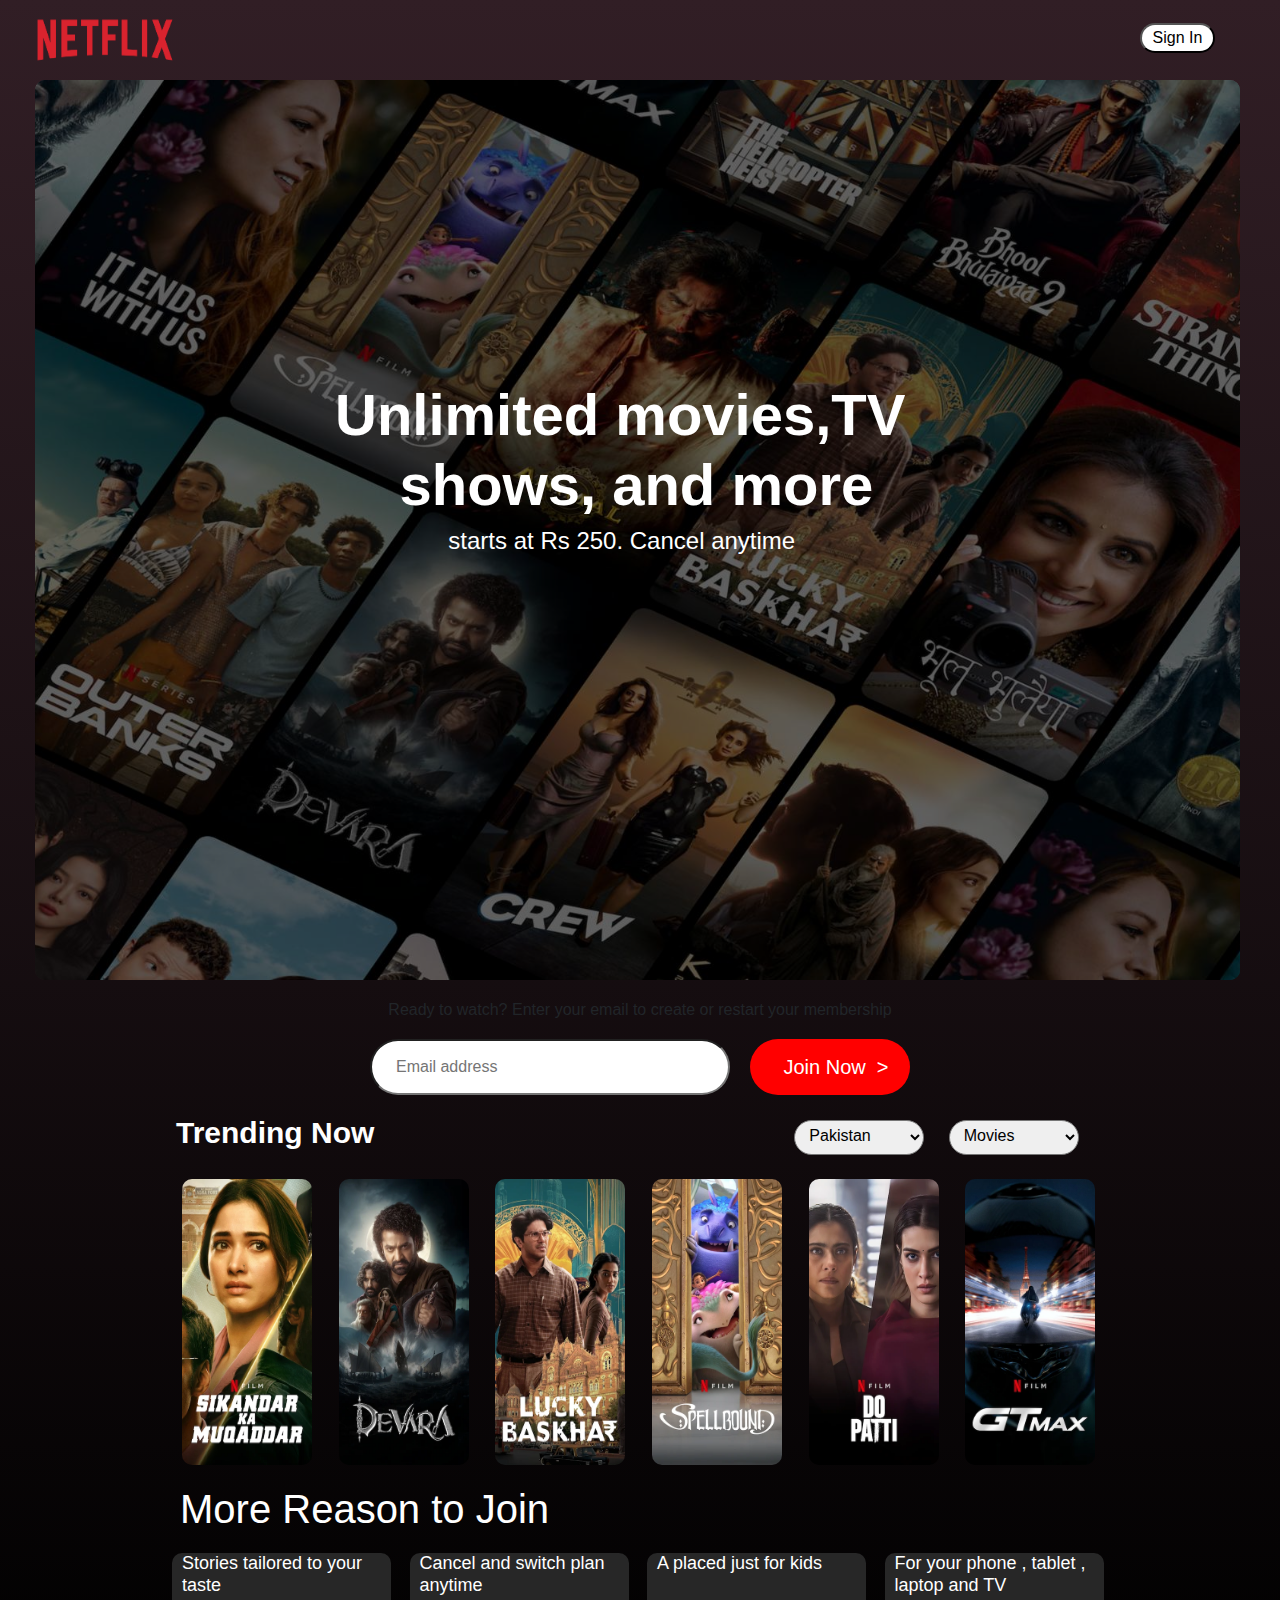
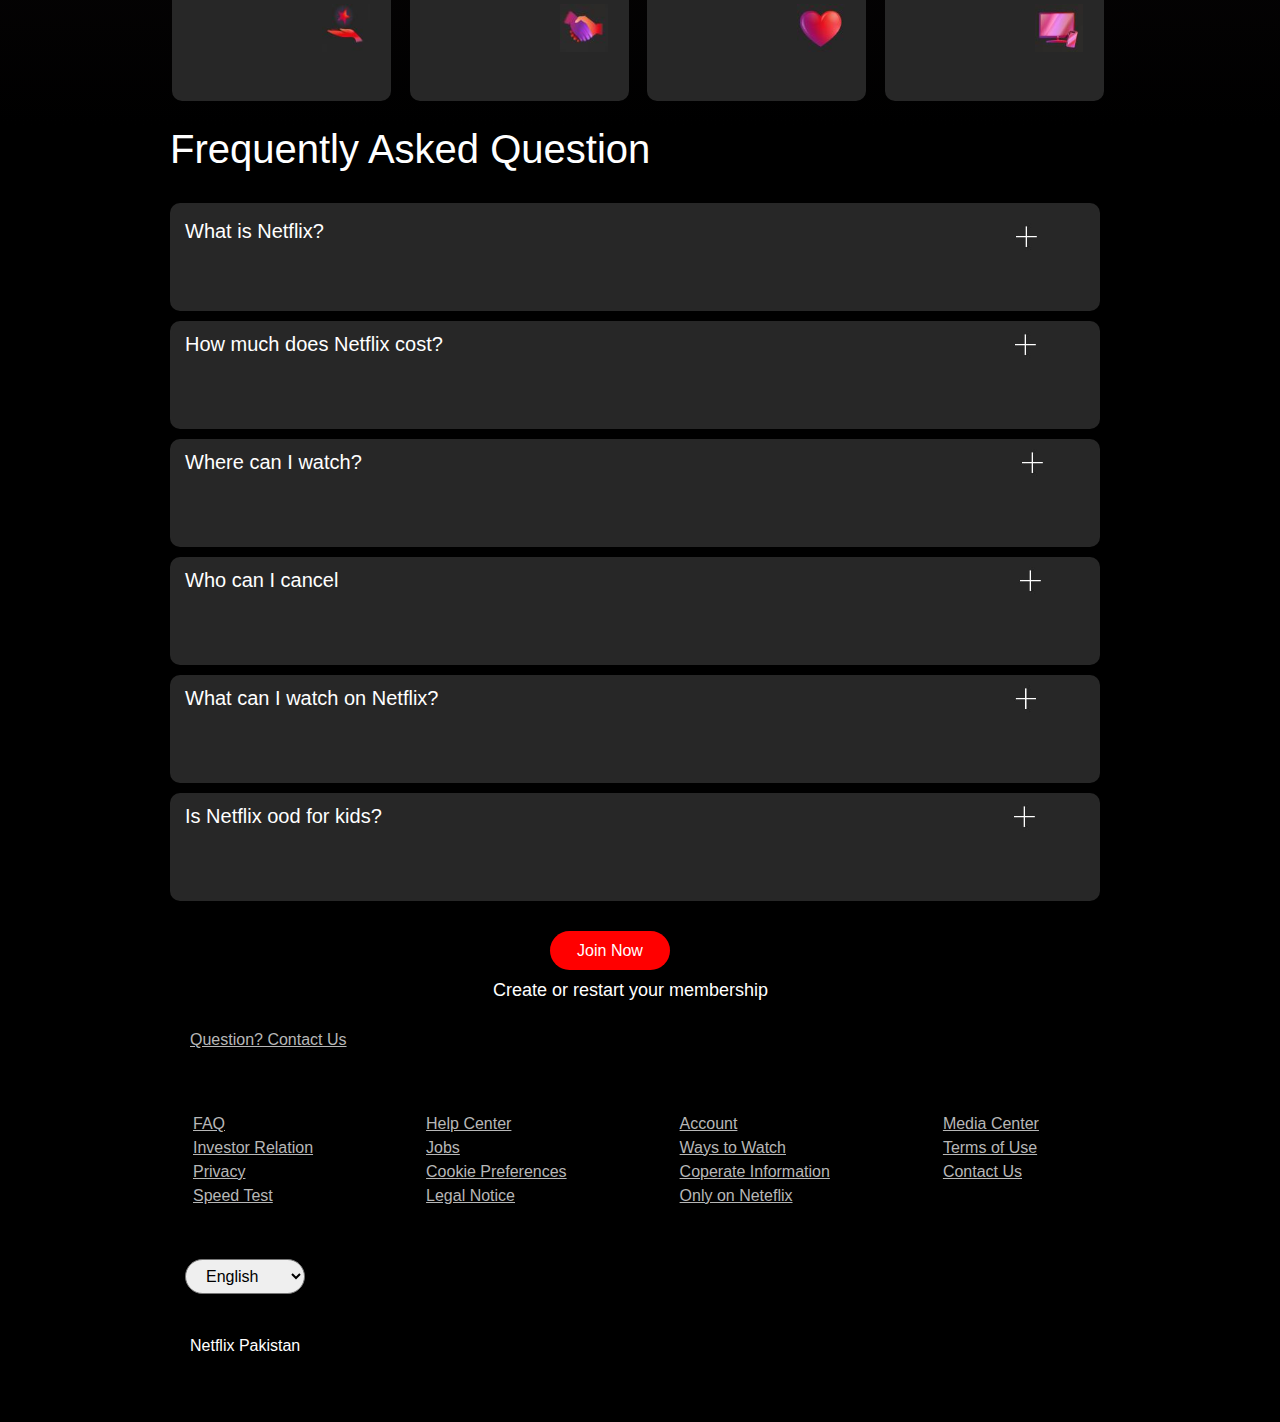
<file: netflix.html>
<!DOCTYPE html>
<html lang="en">
<head>
    <meta charset="UTF-8">
    <meta name="viewport" content="width=device-width, initial-scale=1.0">
    <title>Document</title>
    <link href="https://cdn.jsdelivr.net/npm/bootstrap@5.3.3/dist/css/bootstrap.min.css" rel="stylesheet" integrity="sha384-QWTKZyjpPEjISv5WaRU9OFeRpok6YctnYmDr5pNlyT2bRjXh0JMhjY6hW+ALEwIH" crossorigin="anonymous">
    <link rel="stylesheet" href="netflix.css">
</head>
<body>
    <div class="main">
    <!-- line1 -->
<div class="line1">
    <div class="line1a">
        <img src="./images/logo.png" alt="" width="170px" height="80px">
    </div>
    <div class="line1b">
        <button>Sign In</button>
    </div>
</div>

<!-- line 2 -->
<div class="line2">
    <h1 class="line2txta">Unlimited movies,TV <br> &nbsp; &nbsp;&nbsp;shows, and more</h1>
    <h3 class="line2txtb">&nbsp;&nbsp;&nbsp;&nbsp;&nbsp;&nbsp;&nbsp;&nbsp;&nbsp;&nbsp;&nbsp;&nbsp;&nbsp;&nbsp;&nbsp;&nbsp;&nbsp;starts at Rs 250. Cancel anytime</h3>
</div>

<!-- line 3  -->
 <div class="line3">
    <h3>Ready to watch? Enter your email to create or restart your membership</h3>
 </div>
 <!-- line 4 -->
  <div class="line4">
    
    <form action="">
        <input type="email" placeholder="Email address">
    </form>
    <button>Join Now &nbsp;></button>
  </div>

  <!-- line 5 -->
   <div class="line5">
    <h2 class="l5c">Trending Now </h2>
    <div>
    <select name="" id="" class="select"> 
        <option value="Pakistan"> Pakistan</option>
        <option value="Global">Global</option>
    </select>
    <select name="" id="" class="select2">
        <option value="Movies">Movies</option>
        <option value="TV shows">TV shows</option>
    </select>
    </div>
   </div>

   <!-- line 6 -->
    <section class="line6 row ">
        <div class="imageline6 col-2">
            <img src="./images/1.webp" alt="" width="130" height="286">
        </div>
        <div class="imageline6 col-2">
            <img src="./images/2.webp" alt="" width="130" height="286">

        </div>
        <div class="imageline6 col-2">
            <img src="./images/3.webp" alt="" width="130" height="286">

        </div>
        <div class="imageline6 col-2">
            <img src="./images/4.webp" alt="" width="130" height="286">
            
        </div>
        <div class="imageline6 col-2">
            <img src="./images/5.webp" alt="" width="130" height="286">

        </div>

        <div class="imageline6 col-2">
            <img src="./images/7.webp" alt="" width="130" height="286">

        </div>
    </section>
    <!-- line 7 -->
    <h1 class="line7">More Reason to Join</h1>
    <!-- line 8 -->
     <section class="row mx-0  line8main">
        <div class="col-3">
     <div class="line8">
        <h3>Stories tailored to your taste</h3>
        <img src="./images/hand.JPG" alt="" width="48" height="48">
     </div>
        </div>

        <div class="col-3">
     <div class="line8">
        <h3>Cancel and switch plan anytime</h3>
        <img src="./images/shake.JPG" alt="" width="48" height="48">
     </div>
    </div>

    <div class="col-3">
     <div class="line8">
        <h3>A placed just for kids &nbsp;&nbsp;&nbsp;&nbsp;&nbsp;&nbsp;&nbsp;&nbsp;&nbsp;&nbsp;&nbsp;&nbsp;&nbsp;&nbsp;&nbsp;&nbsp;&nbsp;&nbsp;&nbsp;&nbsp;&nbsp;&nbsp;&nbsp;&nbsp;&nbsp;&nbsp;&nbsp;&nbsp;&nbsp;&nbsp;&nbsp;&nbsp;&nbsp;&nbsp;&nbsp;&nbsp;&nbsp;&nbsp;&nbsp;&nbsp;&nbsp;&nbsp;&nbsp;&nbsp;&nbsp;&nbsp;&nbsp;&nbsp;&nbsp;&nbsp;&nbsp;&nbsp;&nbsp;&nbsp;&nbsp;&nbsp;&nbsp;</h3>
        <img src="./images/heart.JPG" alt="" width="48" height="48">
     </div>
    </div>

    <div class="col-3">
     <div class="line8">
        <h3>For your phone , tablet , laptop and TV</h3>
        <img src="./images/tv.JPG" alt="" width="48" height="48">
     </div>
    </div>
    </section>
    <br>
</div>
<!-- new bg color -->
 <div class="mainlast">

    <!-- line 9 -->
     <h1 class="line9">Frequently Asked Question</h1>

<!-- line 10 -->
 <div class="line10">
    <h1 class="l10txt">What is Netflix? <img src="./images/plus.JPG" alt="" class="line10image"></h1>
 </div>
 <div class="line10">
    <h1 class="l10txt">How much does Netflix cost? <img src="./images/plus.JPG" alt="" class="line10image2"></h1>
 </div>
 <div class="line10">
    <h1 class="l10txt">Where can I watch? <img src="./images/plus.JPG" alt="" class="line10image3"></h1>
 </div>
 <div class="line10">
    <h1 class="l10txt">Who can I cancel<img src="./images/plus.JPG" alt="" class="line10image4"></h1>
 </div>
 <div class="line10">
    <h1 class="l10txt">What can I watch on Netflix? <img src="./images/plus.JPG" alt="" class="line10image5"></h1>
 </div>
 <div class="line10">
    <h1 class="l10txt">Is Netflix ood for kids? <img src="./images/plus.JPG" alt="" class="line10image6"></h1>
 </div>

<!-- line 11 -->
<button class="btn11">Join Now</button>
<!-- line 12 -->
 <h3 class="line12">Create or restart your membership</h3>


<!-- line 13 -->
 <div class="line13main">
 <a href="" class="line13">Question? Contact Us</a>
</div>
 <!-- line 14 -->
  <footer class="footer">
  <div class="list1">
    <ul>
        <li>FAQ</li>
        <li>Investor Relation</li>
        <li>Privacy </li>
        <li>Speed Test</li>
    </ul>
  </div>
  
  <div class="list2">
    <ul>
        <li>Help Center</li>
        <li>Jobs</li>
        <li>Cookie Preferences</li>
        <li>Legal Notice</li>
    </ul>
  </div>
  <div class="list3">
    <ul>
        <li>Account</li>
        <li>Ways to Watch</li>
        <li>Coperate Information</li>
        <li>Only on Neteflix</li>
    </ul>
  </div>
  <div class="list4">
    <ul>
        <li>Media Center</li>
        <li>Terms of Use</li>
        <li>Contact Us</li>
    </ul>
  </div>
</footer>

<!-- 2ndlast -->
<div class="secondlast">
    <select name="" id="">
        <option value="English">English</option>
    </select>
</div>

<!-- last -->
 <p class="last">Netflix Pakistan</p>
<br>
<br>
</div>
</body>

<script src="https://cdn.jsdelivr.net/npm/@popperjs/core@2.11.8/dist/umd/popper.min.js" integrity="sha384-I7E8VVD/ismYTF4hNIPjVp/Zjvgyol6VFvRkX/vR+Vc4jQkC+hVqc2pM8ODewa9r" crossorigin="anonymous"></script>
<script src="https://cdn.jsdelivr.net/npm/bootstrap@5.3.3/dist/js/bootstrap.min.js" integrity="sha384-0pUGZvbkm6XF6gxjEnlmuGrJXVbNuzT9qBBavbLwCsOGabYfZo0T0to5eqruptLy" crossorigin="anonymous"></script>
</html>
</file>
<file: netflix.css>
*{
    padding: 0;
    margin: 0;
    box-sizing: border-box;
    font-family: 'Segoe UI', Tahoma, Geneva, Verdana, sans-serif;
    /* background-color: black; */
}
.main{
    background-image: linear-gradient(to bottom,rgb(49,30,37),black);
}
div.line1b button{
    width: 75px;
    height: 30px;
    background-color: white;
    color: black;
    margin-left: 950px;
    margin-top: 23px;
    border-radius: 20px;
}
div.line1a{
    margin-left: 20px;
}
div.line1{
    display: flex;
    /* justify-content: first baseline;/ */
}
/* line2  */
div.line2 {
    position: relative;
    background-image: url(./images/firstbackground.jpg);
    background-position: center center;
    background-repeat: no-repeat;
    background-size: cover;
    height: 100vh;
    margin-left: 35px;
    margin-right: 40px;
    border-radius: 10px;
    padding-left: 300px;
    padding-top: 300px;
    z-index: 0;
    color: white;
    border:white;
    /* box-shadow: inset; */
}

div.line2::before {
    content: '';
    position: absolute;
    top: 0;
    left: 0;
    width: 100%;
    height: 100%;
    background: rgba(0, 0, 0, 0.5); /* Black overlay with 50% opacity */
    border-radius: 10px;
    z-index: -1; /* Place the overlay behind the text */
}

h1.line2txta, h3.line2txtb {
    position: relative;
    z-index: 1;
     /* Ensure the text is above the overlay */
}
h1.line2txta{
    font-size: 58px;
    font-weight: 800;
}
h3.line2txtb{
    font-size: 24px;
    font-weight: 400;
}
/* line 3 */
div.line3 h3{
    margin-top: 20px;
    font-size: 16px;
    font-weight: 400;
    font-style: normal;
    text-align: center;
}
/* line 4 */
div.line4{
    margin-top: 20px;
    display: flex;
    justify-content: center;
    gap: 20px;
}
div.line4 input{
    width: 360px;
    height: 56px;
    padding-left: 24px;
    border-radius: 30px;
}

div.line4 button{
    width: 160px;
    height: 56px;
    padding-left: 12px;
    color: white;
    background-color: red;
    border: none;
    border-radius: 30px;
    font-size: 20px;
}
/* line 5 */
.l5c{
    color: white;
}
div.line5{
    margin-top: 20px;
    display: flex;
    align-items: center;
}

.select{
    margin-left: 420px;
    border-radius: 30px;
    width: 130px;
    height: 35px;
    padding-left: 10px;
    padding-bottom: 4px;

}
.select2{
    
    border-radius: 30px;
    width: 130px;
    height: 35px;
    padding-left: 10px;
    padding-bottom: 4px;
    margin-left: 20px;
}
div.line5 h2{
    font-size: 30px;
    font-weight: 700;
    padding-left: 176px;

}
/* line 6 */
div.imageline6 img{
    border-radius: 10px;
    /* background-image: ; */
}
div.imageline6 img:hover{
    transform: scale(1.3);
    transition: 0.6s;
    cursor: pointer;
}
section.line6{
    margin-left: 170px !important;
    margin-right: 170px !important; 
    gap: px;
    margin-top: 20px;
}
/* line 7 */
h1.line7{
    margin-left: 180px;
    margin-top: 20px;
    color: white;

}
/* line 8 */

div.line8{
    width: 219px;
    height: 148px;
    background-color: rgb(39,39,39);
    color: white;
    border-radius: 10px;

}
div.line8 h3{
    font-size: 18px;
    font-weight: 500;
    padding-left: 10px;
}

div.line8 img{
    margin-left:150px;
}
section.line8main{
gap: 0 !important;
margin-left: 160px !important;
margin-right:170px !important;
gap: 0px !important;
margin-top: 20px;
}
/* line 9 */
h1.line9{
margin-left: 170px;
/* margin-top: 20px; */
margin-bottom: 30px;
color: white;

}
/* line10 */
.l10txt{
    font-size: 20px;
    font-weight: 500;
    color: white;
    padding-left: 15px;
}
.line10image{
    margin-left:680px;
    margin-top: 10px;
    height: 30px;
}
.line10image2{
    height: 30px;
    margin-left: 560px;
}

.line10image3{
    height: 30px;
    margin-left: 648px;
}

.line10image4{
    height: 30px;
    margin-left: 675px;
}

.line10image5{
    height: 30px;
    margin-left: 565px;
}

.line10image6{
    height: 30px;
    margin-left: 620px;
}
div.line10{
    background-color: rgb(39,39,39);
    margin-left: 170px;
    margin-right: 180px;
    height: 12vh;
    padding-top: 10px;
    border-radius: 10px;
    margin-top: 10px;

}
div.line10:hover{
    background-color: rgb(118, 118, 118);

}
/* line11 */
button.btn11{
    width: 120px;
    height: 39px;
    border-radius: 30px;
    border: none; 
    background-color: red;
    color: white;
    margin-left: 550px;
    margin-top: 30px;
}
/*  */
h3.line12{
    text-align: center ;
    font-size: 18px;
    margin-top: 10px;
    margin-right: 19px;
    color: white;

}
/* line13 */
div.line13main{
margin-top: 26px;
}
a.line13{
    color: rgb(183,183,183);
    margin-left: 190px;
}
/* footer */
footer.footer{
    display: flex;
    justify-content: space-evenly;
    color: rgb(183,183,183);
    margin-right: 160px;
    margin-left: 80px;
    margin-top: 60px;

}
div.list1 ul,div.list2 ul,div.list3 ul,div.list4 ul{
    list-style: none;

    text-decoration: underline;
}
/* secondlast */
div.secondlast select{
    width: 120px;
    height: 35px;
    border-radius: 30px;
    padding-left: 16px;
    margin-left: 185px;
    margin-top: 35px;
}
div.mainlast{
    background-color: black;
}
/* last */
p.last{
    margin-left: 190px;
    margin-top: 40px;
    color: white;
}
</file>
